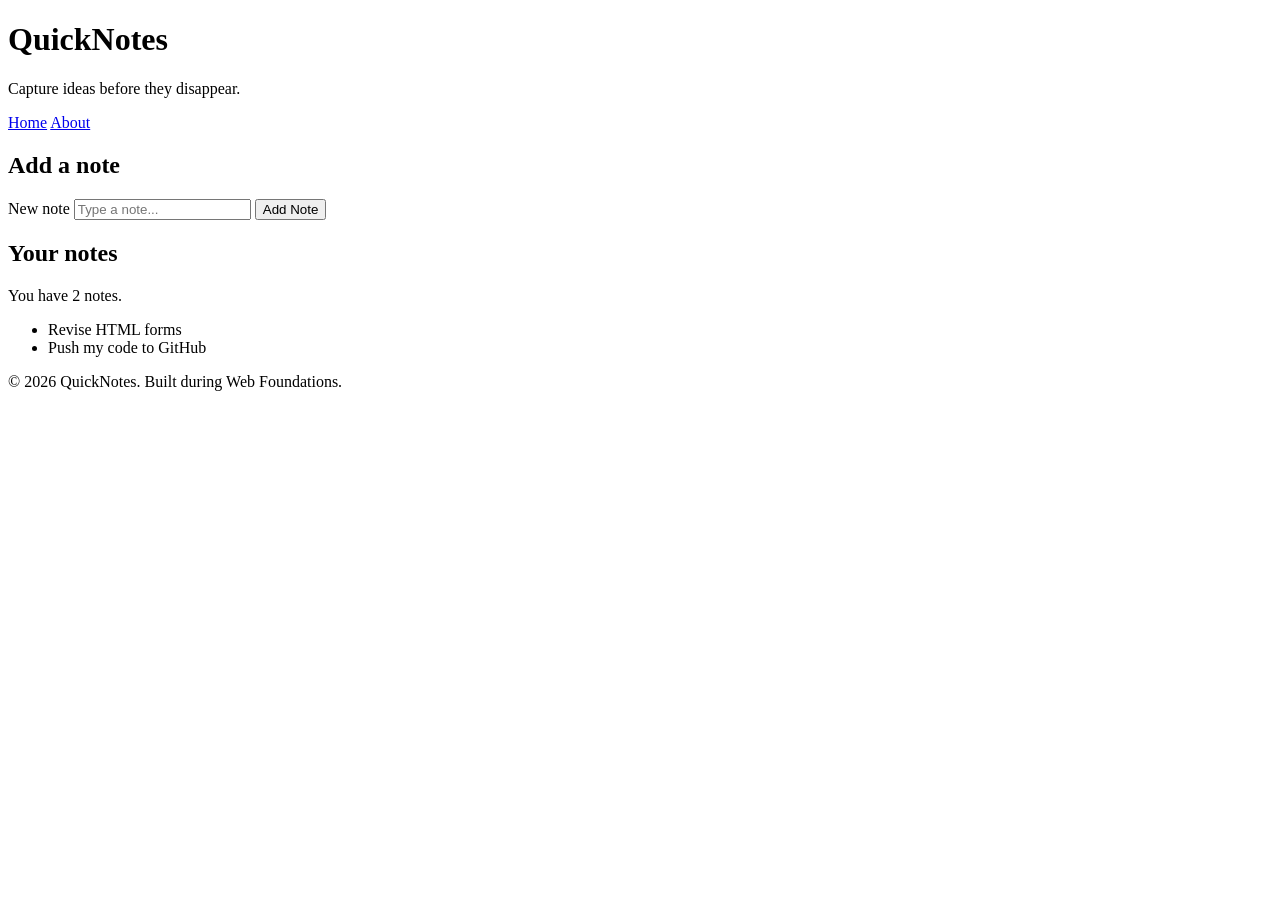
<file: day1/index.html>
<!DOCTYPE html>
<html lang="en">
  <head>
    <meta charset="UTF-8" />
    <meta name="viewport" content="width=device-width, initial-scale=1.0" />
    <title>QuickNotes</title>
  </head>
  <body>
    <header>
      <h1>QuickNotes</h1>
      <p>Capture ideas before they disappear.</p>
      <nav >
        <a href="index.html">Home</a>
        <a href="about.html">About</a>
      </nav>
    </header>

 
    <main>
      <section>
        <h2>Add a note</h2>
        <form id="note-form">
          <label for="note-input">New note</label>
          <input type="text" id="note-input" placeholder="Type a note..." />
          <button type="submit">Add Note</button>
        </form>
      </section>
 
      <section>
        <h2>Your notes</h2>
        <p id="note-count">You have 2 notes.</p>
        <ul id="notes-list">
          <li>Revise HTML forms</li>
          <li>Push my code to GitHub</li>
        </ul>
      </section>
    </main>
 
    <footer>
      <p>&copy; 2026 QuickNotes. Built during Web Foundations.</p>
    </footer>
  </body>
</html>
</file>
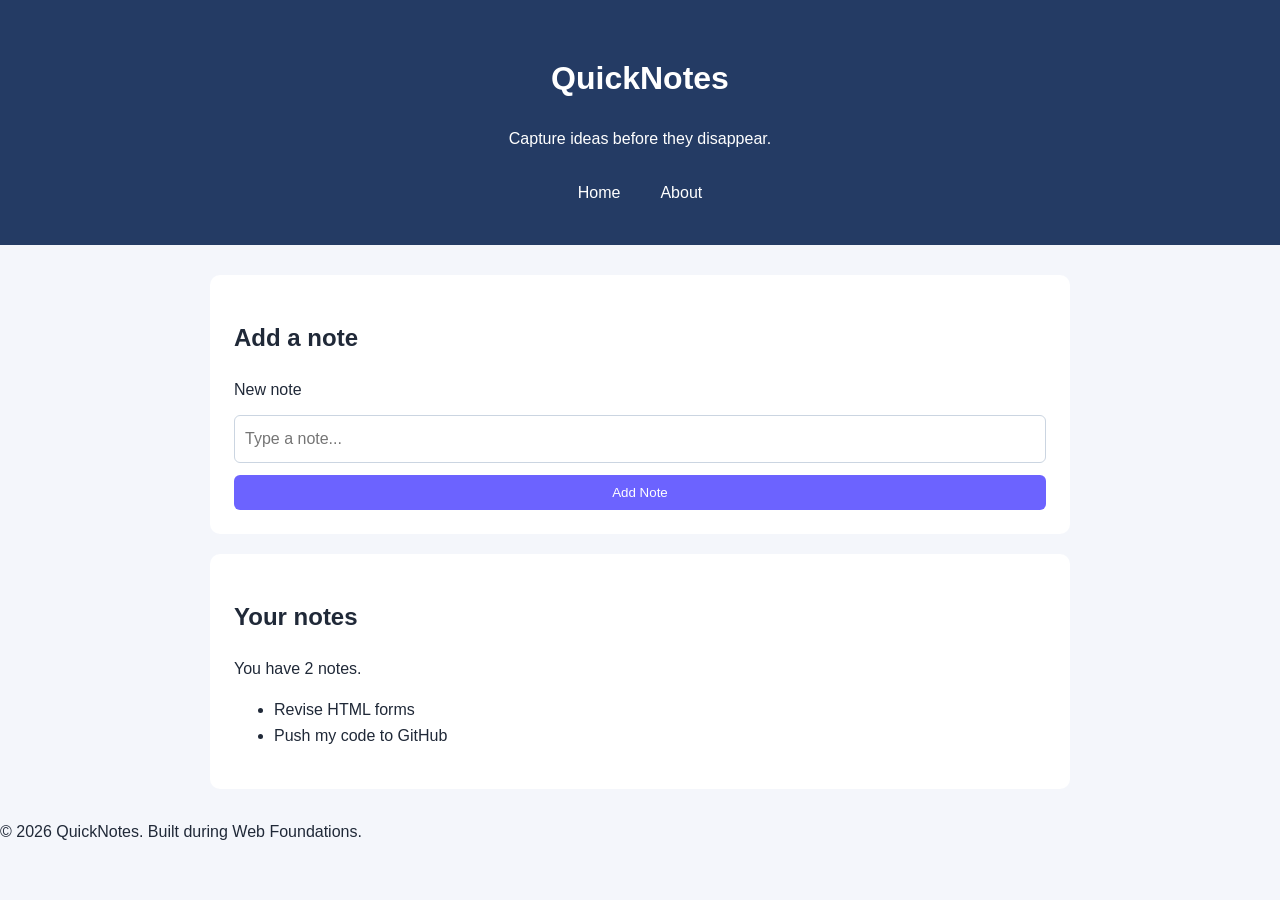
<file: day2/index.html>
<!DOCTYPE html>
<html lang="en">
  <head>
    <meta charset="UTF-8" />
    <meta name="viewport" content="width=device-width, initial-scale=1.0" />
    <title>QuickNotes</title>
    <link rel="stylesheet" href="style.css" />
  </head>
  <body>
    <header>
      <h1>QuickNotes</h1>
      <p>Capture ideas before they disappear.</p>
      <nav >
        <a href="index.html">Home</a>
        <a href="about.html">About</a>
      </nav>
    </header>

 
    <main>
      <section>
        <h2>Add a note</h2>
        <form id="note-form">
          <label for="note-input">New note</label>
          <input type="text" id="note-input" placeholder="Type a note..." />
          <button type="submit">Add Note</button>
        </form>
      </section>
 
      <section>
        <h2>Your notes</h2>
        <p id="note-count">You have 2 notes.</p>
        <ul id="notes-list">
          <li>Revise HTML forms</li>
          <li>Push my code to GitHub</li>
        </ul>
      </section>
    </main>
 
    <footer>
      <p>&copy; 2026 QuickNotes. Built during Web Foundations.</p>
    </footer>
  </body>
</html>
</file>
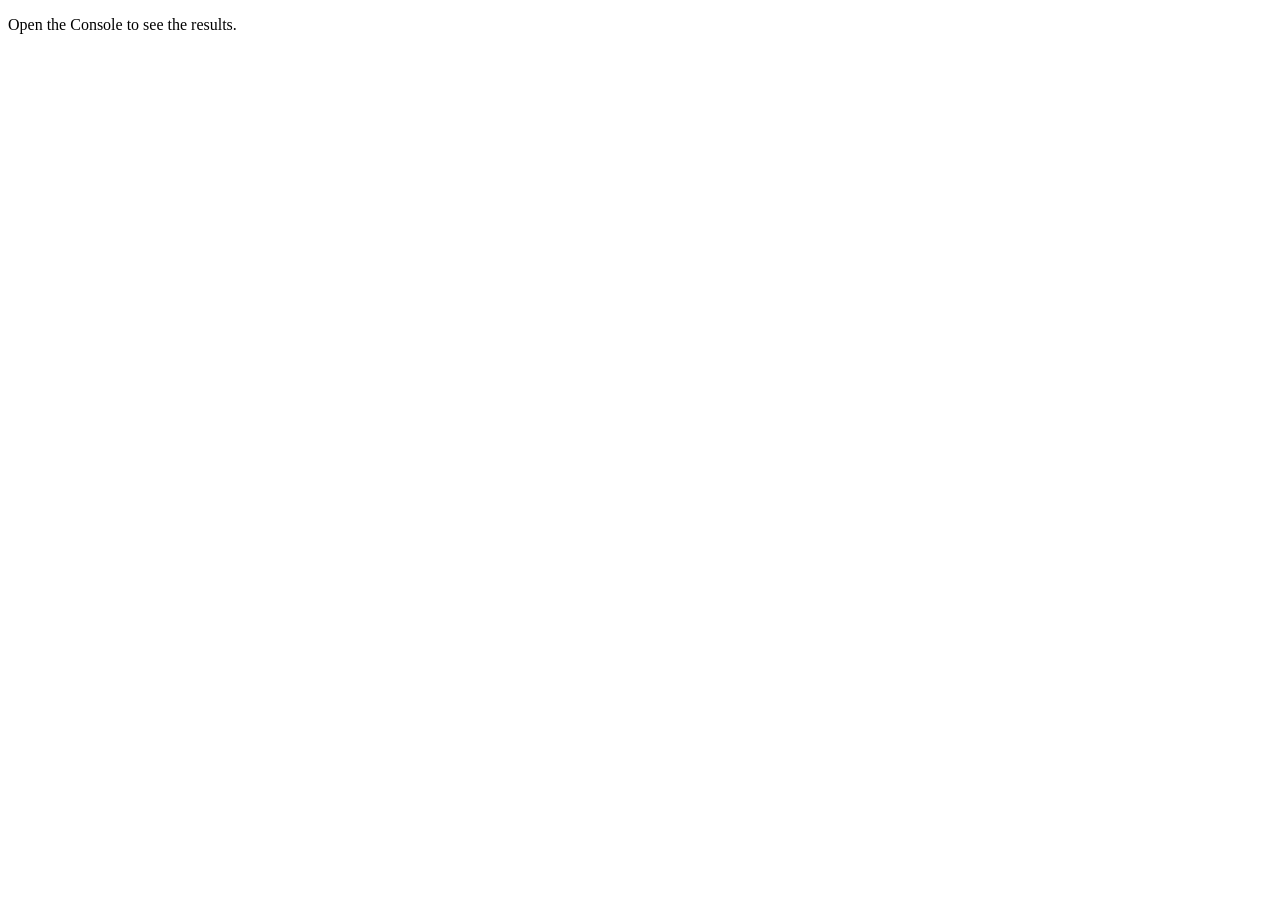
<file: day3/index.html>
<!DOCTYPE html>
<html lang="en">
  <head>
    <meta charset="UTF-8" />
    <meta name="viewport" content="width=device-width, initial-scale=1.0" />
    <title>Notes Toolkit</title>
    <script src="script.js" defer></script>
  </head>
  <body>
    <p>Open the Console to see the results.</p>
  </body>
</html>
</file>
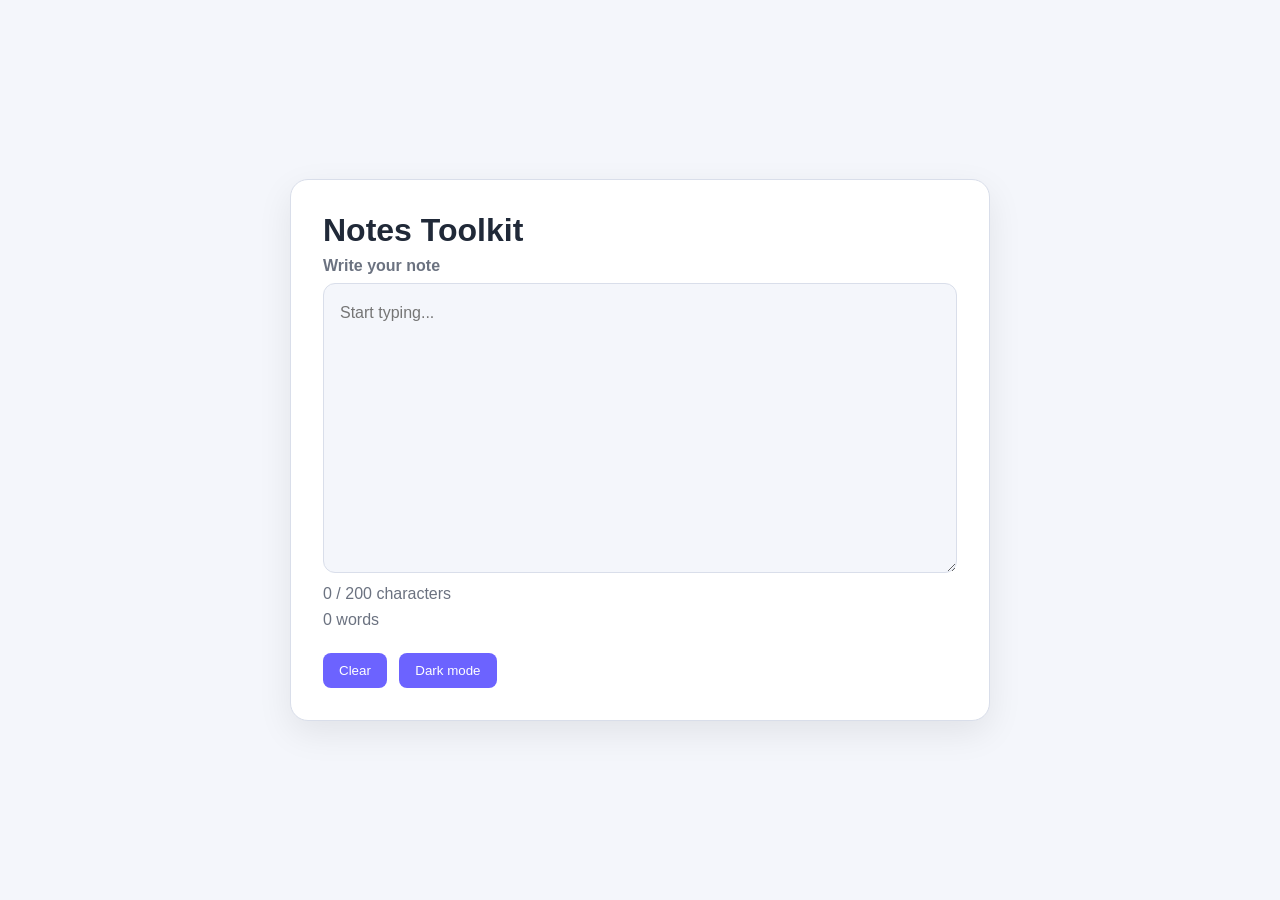
<file: day4/index.html>
<!DOCTYPE html>
<html lang="en">
  <head>
    <meta charset="UTF-8" />
    <meta name="viewport" content="width=device-width, initial-scale=1.0" />
    <title>Notes Toolkit</title>
    <link rel="stylesheet" href="style.css" />
    <script src="script.js" defer></script>
  </head>

  <body>
    <main>
      <h1>Notes Toolkit</h1>

      <label for="note-text">Write your note</label>
      <textarea id="note-text" rows="10" placeholder="Start typing..."></textarea>

      <p id="char-count">0 / 200 characters</p>
      <p id="word-count">0 words</p>

      <button id="clear-btn">Clear</button>
      <button id="theme-toggle">Dark mode</button>
    </main>
  </body>
</html>
</file>
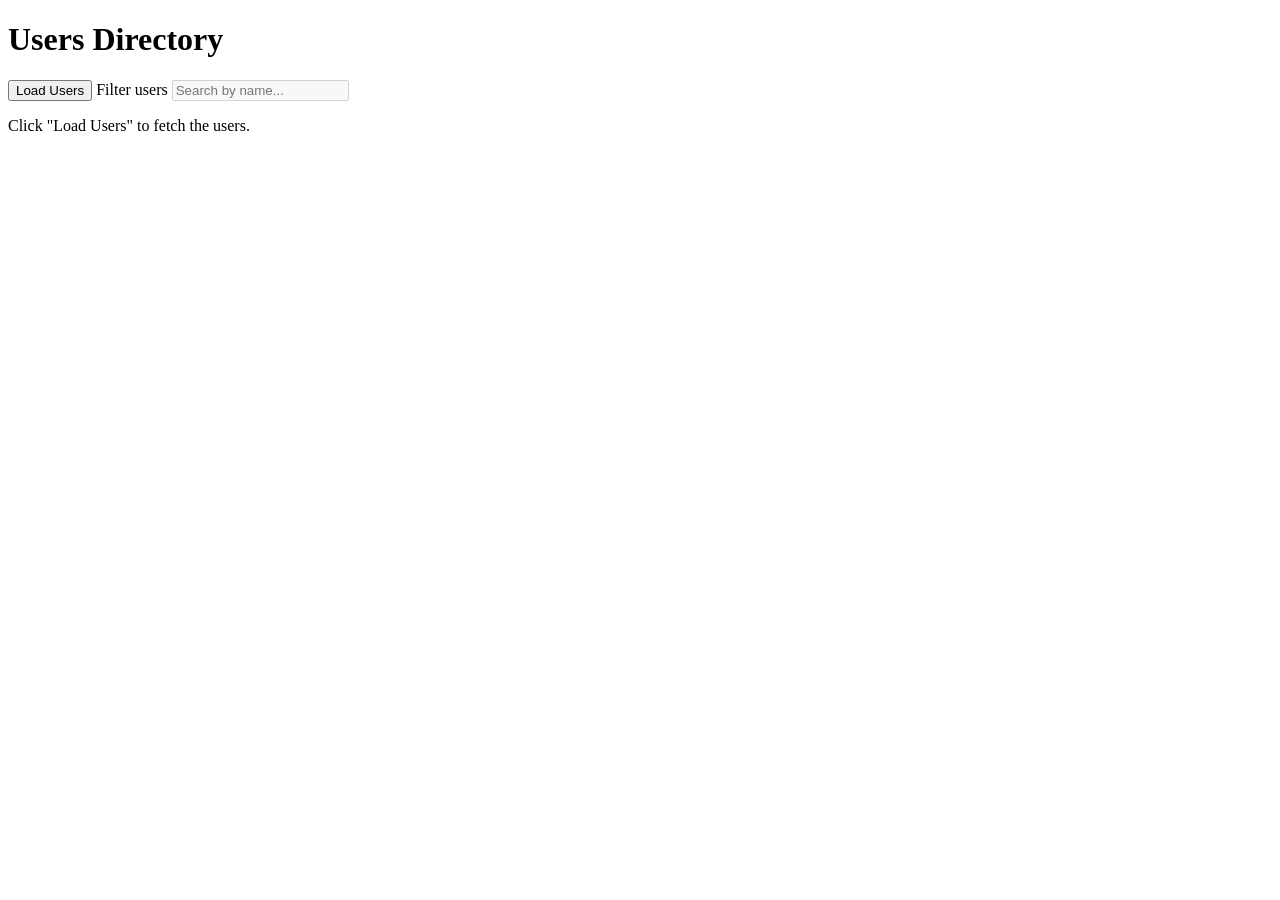
<file: day5/index.html>
<!DOCTYPE html>
<html lang="en">
  <head>
    <meta charset="UTF-8" />
    <meta name="viewport" content="width=device-width, initial-scale=1.0" />
    <title>Users Directory</title>

    <script src="users.js" defer></script>
  </head>

  <body>
    <main>
      <h1>Users Directory</h1>

      <button id="load-users" type="button">Load Users</button>

      <label for="filter-input">Filter users</label>
      <input
        type="text"
        id="filter-input"
        placeholder="Search by name..."
        disabled
      />

      <p id="status">Click "Load Users" to fetch the users.</p>

      <ul id="users-list"></ul>
    </main>
  </body>
</html>
</file>
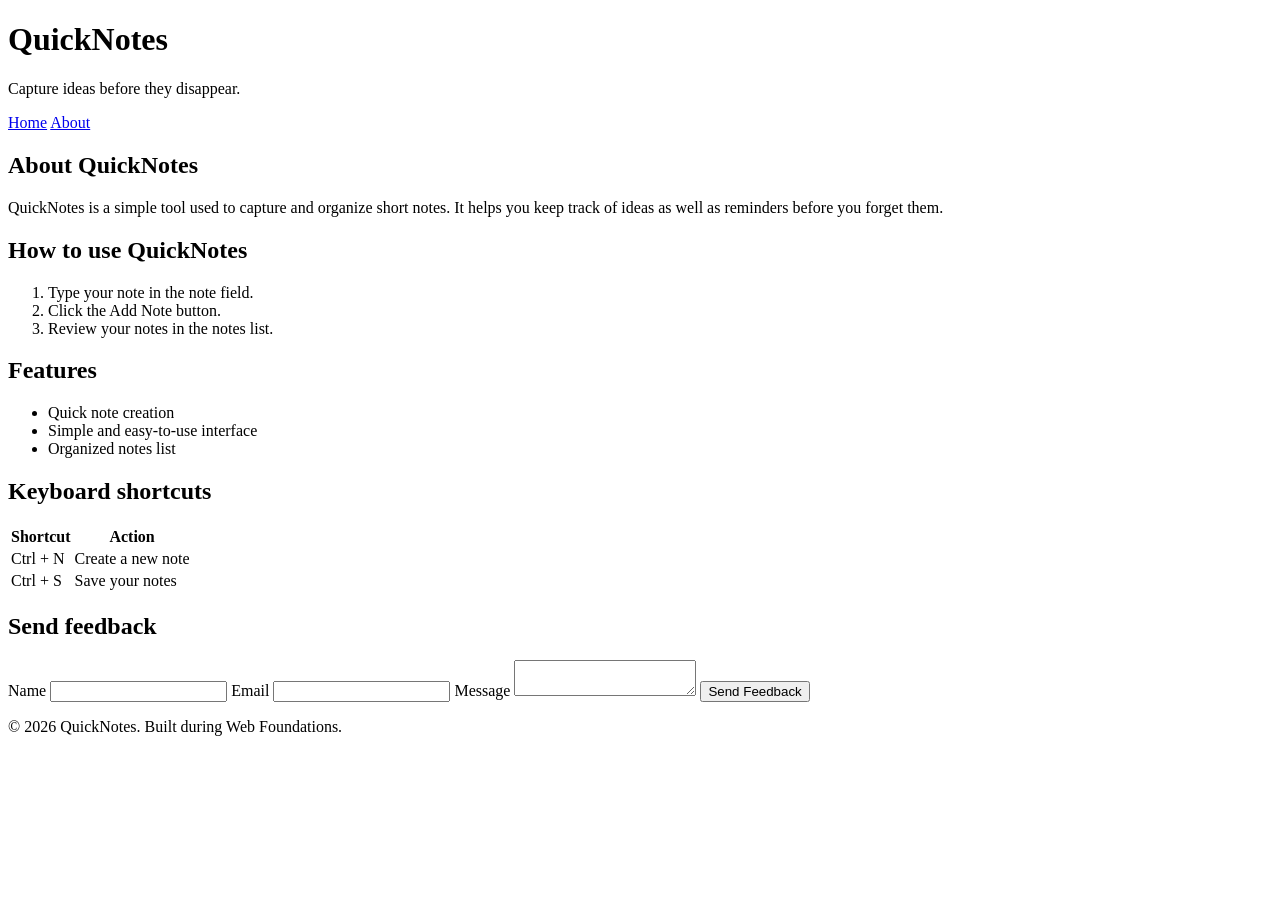
<file: day1/about.html>
<!DOCTYPE html>
<html lang="en">
  <head>
    <meta charset="UTF-8" />
    <meta name="viewport" content="width=device-width, initial-scale=1.0" />
    <title>About QuickNotes</title>
  </head>
  <body>
    <header>
      <h1>QuickNotes</h1>
      <p>Capture ideas before they disappear.</p>

      <nav>
        <a href="index.html">Home</a>
        <a href="about.html">About</a>
      </nav>
    </header>

    <main>
      <h2>About QuickNotes</h2>

      <p>
        QuickNotes is a simple tool used to capture and organize short notes.
        It helps you keep track of ideas as well as reminders before you forget
        them.
      </p>

      <section>
        <h2>How to use QuickNotes</h2>
        <ol>
          <li>Type your note in the note field.</li>
          <li>Click the Add Note button.</li>
          <li>Review your notes in the notes list.</li>
        </ol>
      </section>

      <section>
        <h2>Features</h2>
        <ul>
          <li>Quick note creation</li>
          <li>Simple and easy-to-use interface</li>
          <li>Organized notes list</li>
        </ul>
      </section>

      <section>
        <h2>Keyboard shortcuts</h2>
        <table>
          <tr>
            <th>Shortcut</th>
            <th>Action</th>
          </tr>
          <tr>
            <td>Ctrl + N</td>
            <td>Create a new note</td>
          </tr>
          <tr>
            <td>Ctrl + S</td>
            <td>Save your notes</td>
          </tr>
        </table>
      </section>

      <section>
        <h2>Send feedback</h2>

        <form>
          <label for="name">Name</label>
          <input type="text" id="name" name="name" required />

          <label for="email">Email</label>
          <input type="email" id="email" name="email" required />

          <label for="message">Message</label>
          <textarea id="message" name="message" required></textarea>

          <button type="submit">Send Feedback</button>
        </form>
      </section>
    </main>

    <footer>
      <p>&copy; 2026 QuickNotes. Built during Web Foundations.</p>
    </footer>
  </body>
</html>
</file>
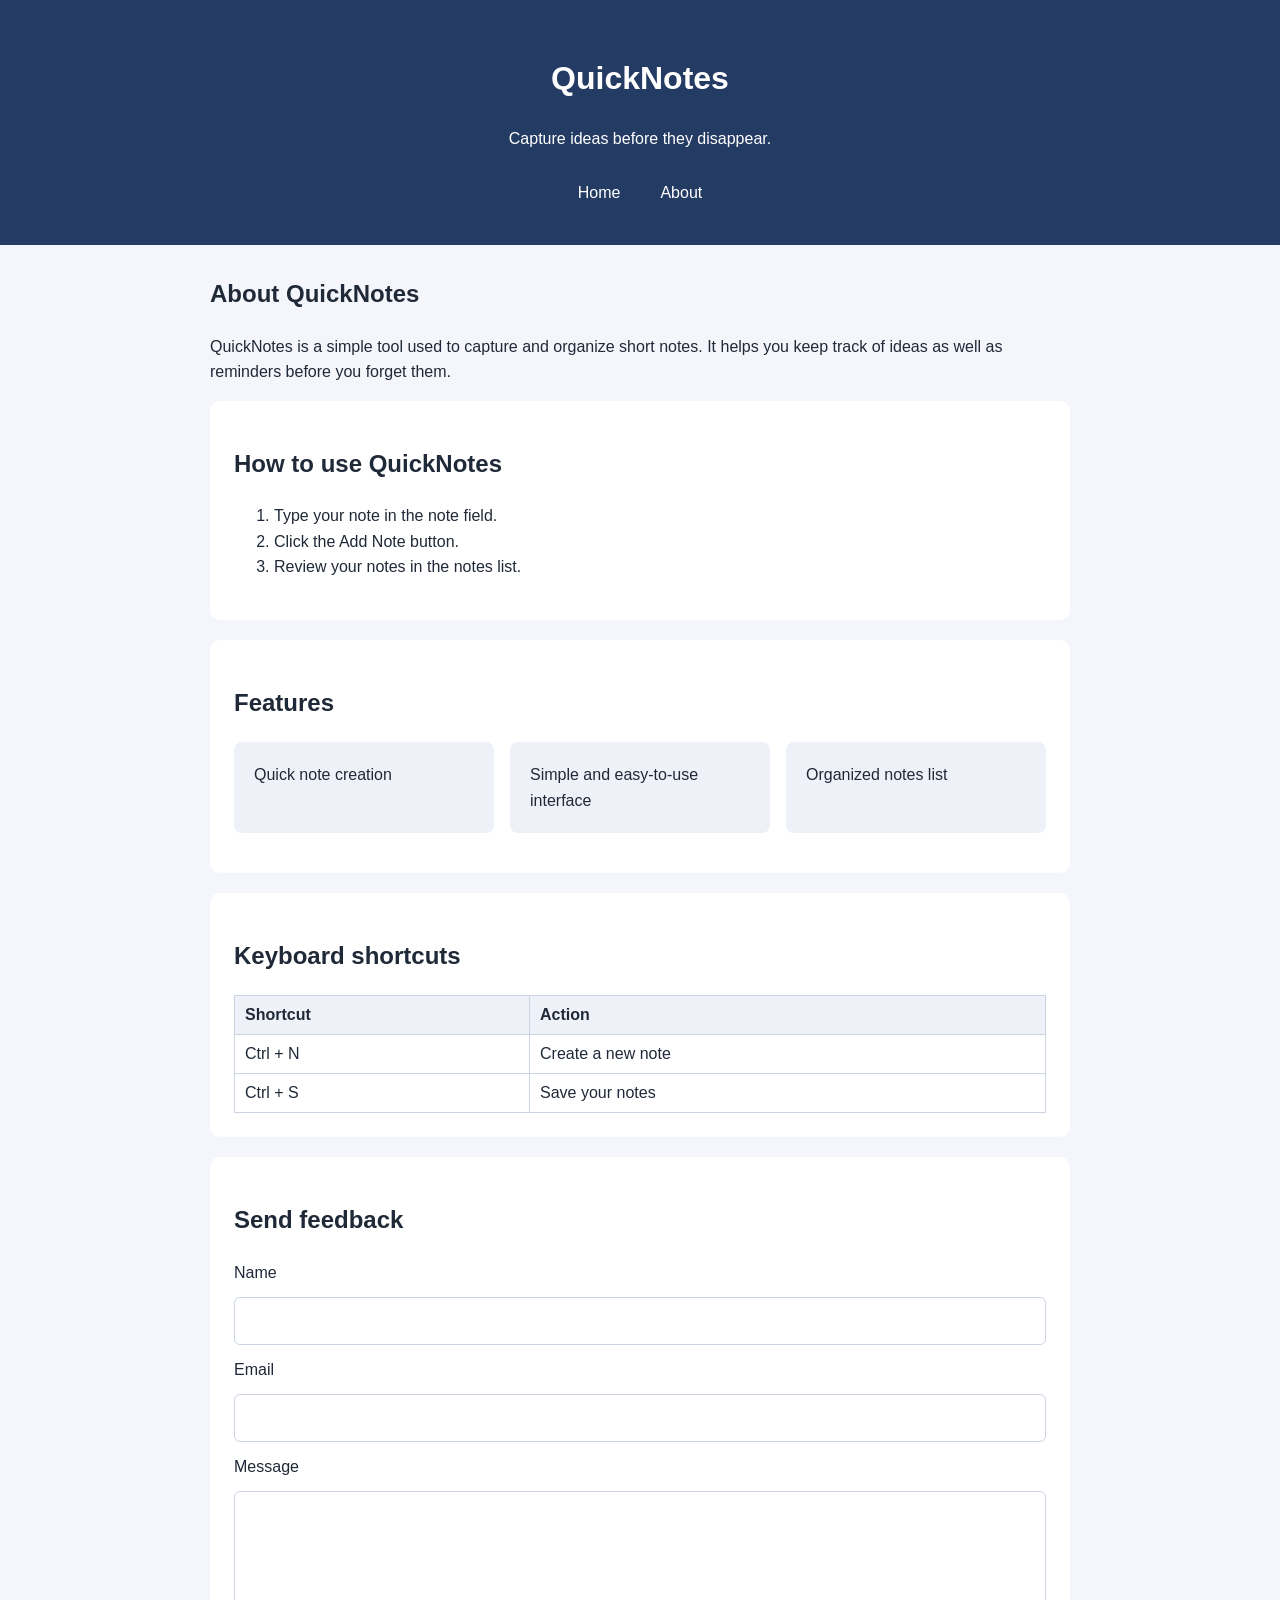
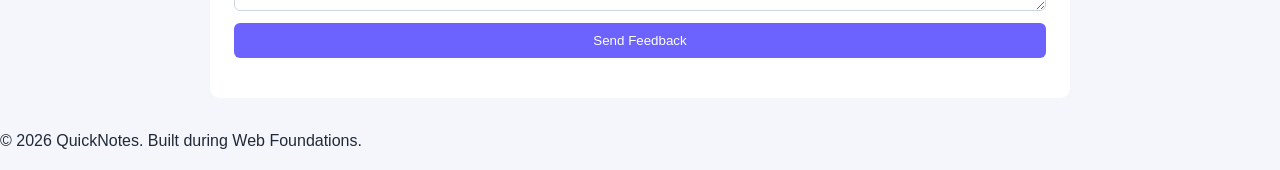
<file: day2/about.html>
<head>
    <meta charset="UTF-8" />
    <meta name="viewport" content="width=device-width, initial-scale=1.0" />
    <title>About QuickNotes</title>
    <link rel="stylesheet" href="style.css" />
  </head>
    <body>
      <header>
        <h1>QuickNotes</h1>
        <p>Capture ideas before they disappear.</p>
  
        <nav>
          <a href="index.html">Home</a>
          <a href="about.html">About</a>
        </nav>
      </header>
  
      <main>
        <h2>About QuickNotes</h2>
  
        <p>
          QuickNotes is a simple tool used to capture and organize short notes.
          It helps you keep track of ideas as well as reminders before you forget
          them.
        </p>
  
        <section>
          <h2>How to use QuickNotes</h2>
          <ol>
            <li>Type your note in the note field.</li>
            <li>Click the Add Note button.</li>
            <li>Review your notes in the notes list.</li>
          </ol>
        </section>
  
        <section>
          <h2>Features</h2>
  <ul class="features">
            <li>Quick note creation</li>
            <li>Simple and easy-to-use interface</li>
            <li>Organized notes list</li>
          </ul>
        </section>
  
        <section>
          <h2>Keyboard shortcuts</h2>
          <table>
            <tr>
              <th>Shortcut</th>
              <th>Action</th>
            </tr>
            <tr>
              <td>Ctrl + N</td>
              <td>Create a new note</td>
            </tr>
            <tr>
              <td>Ctrl + S</td>
              <td>Save your notes</td>
            </tr>
          </table>
        </section>
  
        <section>
          <h2>Send feedback</h2>
  
          <form>
            <label for="name">Name</label>
            <input type="text" id="name" name="name" required />
  
            <label for="email">Email</label>
            <input type="email" id="email" name="email" required />
  
            <label for="message">Message</label>
            <textarea id="message" name="message" required></textarea>
  
            <button type="submit">Send Feedback</button>
          </form>
        </section>
      </main>
  
      <footer>
        <p>&copy; 2026 QuickNotes. Built during Web Foundations.</p>
      </footer>
    </body>
  </html>
</file>
<file: day2/style.css>
* {
    box-sizing: border-box;
  }
  
  body {
    margin: 0;
    font-family: Arial, sans-serif;
    background-color: #f4f6fb;
    color: #202938;
    line-height: 1.6;
  }
  

  header {
    background-color: #243b64;
    color: #ffffff;
    text-align: center;
    padding: 32px 20px;
  }
  
 
  nav {
    display: flex;
    justify-content: center;
    gap: 16px;
    margin-top: 20px;
  }
  
  nav a {
    color: #ffffff;
    text-decoration: none;
    padding: 8px 12px;
    transition: background-color 0.3s ease;
  }
  
  nav a:hover {
    background-color: #6c63ff;
    border-radius: 6px;
  }
  

  main {
    max-width: 900px;
    margin: 30px auto;
    padding: 0 20px;
  }
  

  section {
    background-color: #ffffff;
    padding: 24px;
    margin-bottom: 20px;
    border-radius: 10px;
  }
  
 
  .features {
    display: grid;
    grid-template-columns: repeat(auto-fit, minmax(180px, 1fr));
    gap: 16px;
    padding: 0;
    list-style: none;
  }
  
  .features li {
    background-color: #eef1f8;
    padding: 20px;
    border-radius: 8px;
  }
  
  
  table {
    width: 100%;
    border-collapse: collapse;
  }
  
  th,
  td {
    border: 1px solid #cbd5e1;
    padding: 10px;
    text-align: left;
  }
  
  th {
    background-color: #eef1f8;
  }
  
  
  form {
    display: flex;
    flex-direction: column;
    gap: 12px;
  }
  
  input,
  textarea {
    width: 100%;
    padding: 10px;
    border: 1px solid #cbd5e1;
    border-radius: 6px;
    font: inherit;
  }
  
  textarea {
    min-height: 120px;
    resize: vertical;
  }
  
  
  button {
    background-color: #6c63ff;
    color: #ffffff;
    border: none;
    padding: 10px 16px;
    border-radius: 6px;
    cursor: pointer;
    transition: background-color 0.3s ease;
  }
  
  button:hover {
    background-color: #5148d9;
  }
  
 
  @media (max-width: 600px) {
    header {
      padding: 24px 15px;
    }
  
    header h1 {
      font-size: 28px;
    }
  
    header p {
      font-size: 14px;
    }
  
    main {
      margin: 20px auto;
      padding: 0 12px;
    }
  
    section {
      padding: 18px;
    }
  }
</file>
<file: day4/style.css>
:root {
    --background: #f4f6fb;
    --surface: #ffffff;
    --text: #202938;
    --muted: #6b7280;
    --border: #d9deea;
    --accent: #6c63ff;
    --accent-hover: #5148d9;
  }
  
  body.dark {
    --background: #171827;
    --surface: #222338;
    --text: #f4f4f5;
    --muted: #a5a7b8;
    --border: #3a3c55;
    --accent: #8b83ff;
    --accent-hover: #aaa4ff;
  }
  
  * {
    box-sizing: border-box;
  }
  
  body {
    margin: 0;
    min-height: 100vh;
    font-family: Arial, sans-serif;
    background-color: var(--background);
    color: var(--text);
    transition: background-color 0.3s ease, color 0.3s ease;
  
    display: flex;
    justify-content: center;
    align-items: center;
    padding: 30px 20px;
  }
  
  main {
    width: 100%;
    max-width: 700px;
    background-color: var(--surface);
    border: 1px solid var(--border);
    border-radius: 18px;
    padding: 32px;
    box-shadow: 0 12px 35px rgba(0, 0, 0, 0.08);
  }
  
  h1 {
    margin-top: 0;
    margin-bottom: 8px;
  }
  
  label {
    display: block;
    margin-bottom: 8px;
    color: var(--muted);
    font-weight: bold;
  }
  
  textarea {
    width: 100%;
    min-height: 260px;
    resize: vertical;
    padding: 16px;
    border: 1px solid var(--border);
    border-radius: 12px;
    background-color: var(--background);
    color: var(--text);
    font: inherit;
    line-height: 1.6;
    outline: none;
    transition: border-color 0.3s ease, background-color 0.3s ease;
  }
  
  textarea:focus {
    border-color: var(--accent);
  }
  
  #char-count,
  #word-count {
    color: var(--muted);
    margin: 8px 0;
  }
  
  .warning {
    color: orange !important;
  }
  
  .over {
    color: red !important;
    font-weight: bold;
  }
  
  button {
    border: none;
    border-radius: 8px;
    padding: 10px 16px;
    margin-top: 16px;
    margin-right: 8px;
    background-color: var(--accent);
    color: white;
    cursor: pointer;
    transition: background-color 0.3s ease, transform 0.2s ease;
  }
  
  button:hover {
    background-color: var(--accent-hover);
    transform: translateY(-1px);
  }
</file>
